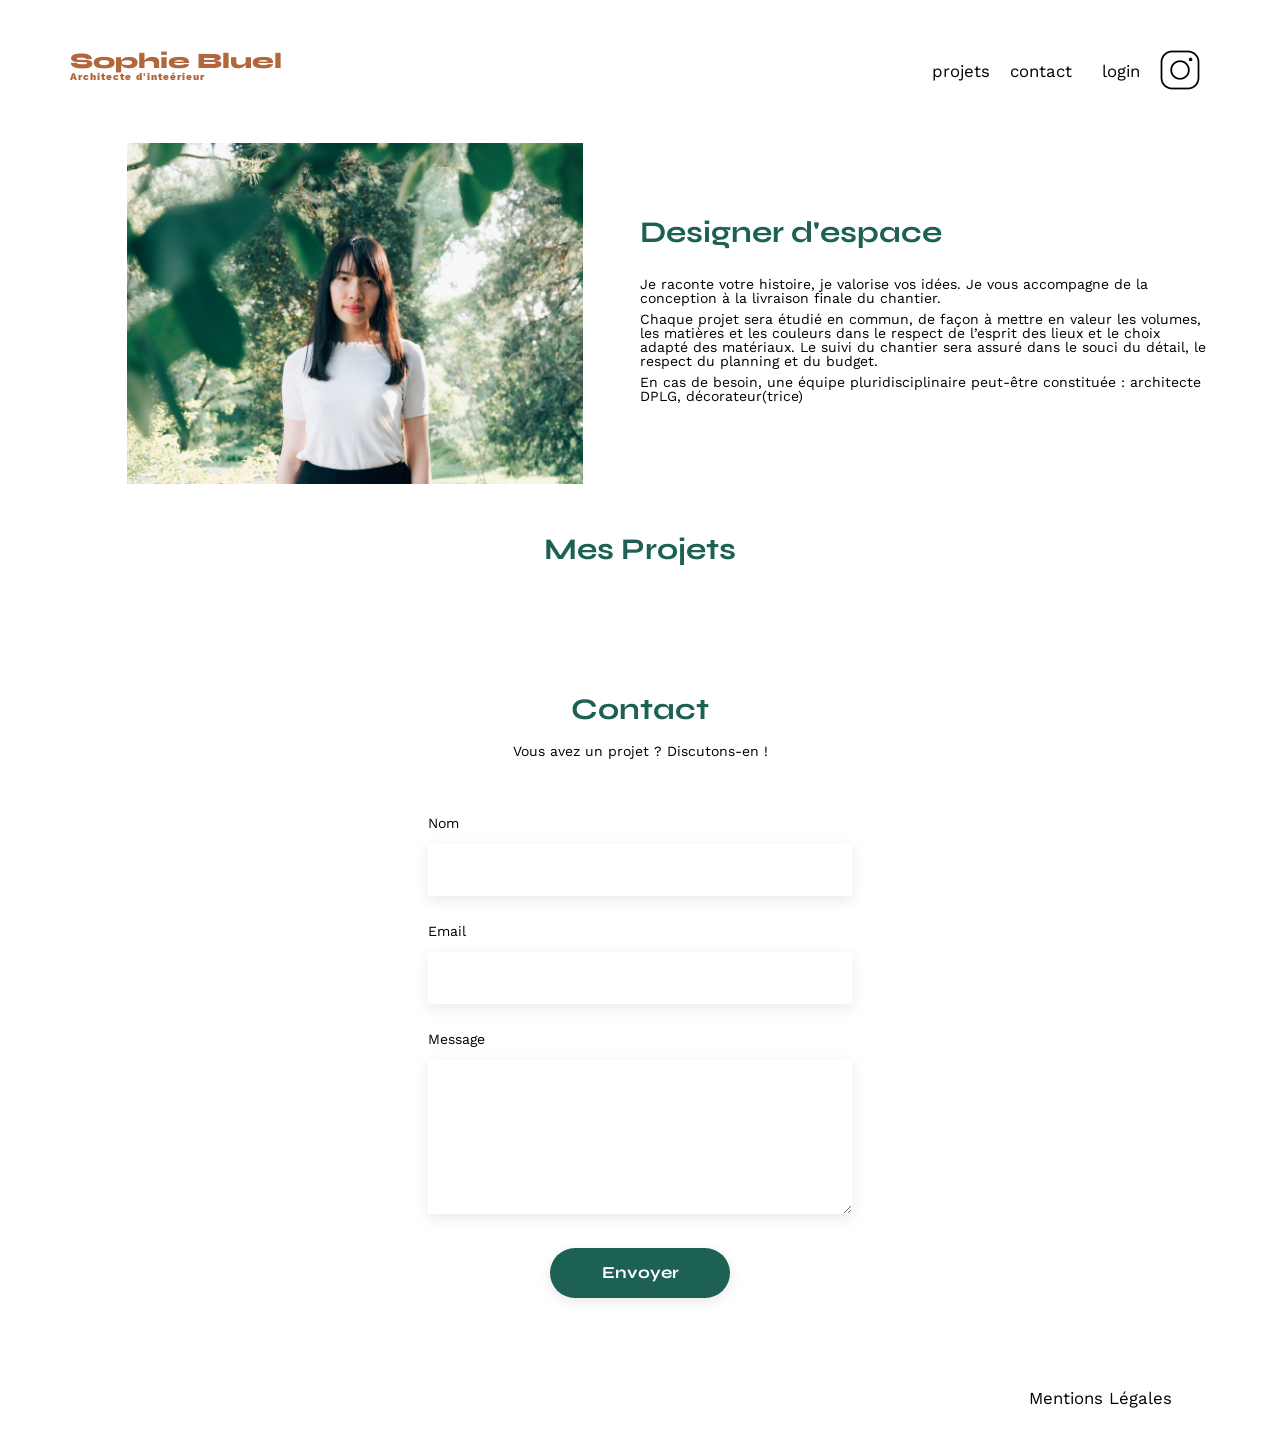
<file: FrontEnd/index.html>
<!DOCTYPE html>
<html lang="fr">
<head>
	<meta charset="UTF-8">
	<title>Sophie Bluel - Architecte d'intérieur</title>
	<meta name="viewport" content="width=device-width, initial-scale=1.0">
	<link rel="preconnect" href="https://fonts.googleapis.com">
	<link rel="preconnect" href="https://fonts.gstatic.com" crossorigin>
	<link href="https://fonts.googleapis.com/css2?family=Syne:wght@700;800&family=Work+Sans&display=swap" rel="stylesheet">
	<meta name="description" content="">
	<link rel="stylesheet" href="https://cdnjs.cloudflare.com/ajax/libs/font-awesome/6.2.1/css/all.min.css"
        integrity="sha512-MV7K8+y+gLIBoVD59lQIYicR65iaqukzvf/nwasF0nqhPay5w/9lJmVM2hMDcnK1OnMGCdVK+iQrJ7lzPJQd1w=="
        crossorigin="anonymous" referrerpolicy="no-referrer" />
	<link rel="stylesheet" href="./assets/style.css">
</head>
<body>
	<div class="boddyBackground" id="boddyBackground">
	<div class="hidden" id="blockTop">
	 <div class="blockTop" >
		<i class="fa-sharp fa-solid fa-pen-to-square"></i>
		<a>Mode édition</a>
		<button class="buttonTop">publier les changements</button> 
	 </div>
	</div>
<header>
	<h1>Sophie Bluel <span>Architecte d'inteérieur</span></h1>
	<nav>
		<ul>
			<li>projets</li>
			<li>contact</li>
			<li>
				<a id="login-link" href="./login.html">login</a>
			</li>
			<li><img src="./assets/icons/instagram.png" alt="Instagram"></li>
		</ul>
	</nav>
</header>
<main>
	<section >
	   <div id="introduction">
		<figure>
			<img src="./assets/images/sophie-bluel.png" alt="">
		 <div class="hidden" id="position">
			<div class="position" >
			<i class="fa-sharp fa-solid fa-pen-to-square"></i>
		    <a>modifier</a> 
	        </div>
		 </div>
		</figure>
		<article>
			<h2>Designer d'espace</h2>
			<p>Je raconte votre histoire, je valorise vos idées. Je vous accompagne de la conception à la livraison finale du chantier.</p>
			<p>Chaque projet sera étudié en commun, de façon à mettre en valeur les volumes, les matières et les couleurs dans le respect de l’esprit des lieux et le choix adapté des matériaux. Le suivi du chantier sera assuré dans le souci du détail, le respect du planning et du budget.</p>
			<p>En cas de besoin, une équipe pluridisciplinaire peut-être constituée : architecte DPLG, décorateur(trice)</p>
		</article>
	   </div>
	</section>
	<section id="portfolio">
		<div class="project" id="projectDiv">
		 <h2>Mes Projets</h2>
		 <div class="hidden" id="modifier">
		  <div class="modifier" id="modifierBtn">
		 	<i class="fa-sharp fa-solid fa-pen-to-square"></i>
		    <a>modifier</a> 
		  </div>
		 </div>

		
		 <div class="modalContainer" id="modalContainer">
			<div class="modal" id="modal">
			  <div class="gridGallery" id="gridGallery">
				<i class="closeModalIcon fa-solid fa-xmark"></i>
				<a>Galerie photo</a>
				<div id="imageContainer"></div> <!-- Conteneur pour les images -->
				<hr class="hr">
				<button class="ajout" id="ajout">Ajouter une photo</button>
				<p>Supprimer la galerie</p>
			  </div>
			</div>
		  </div>
		  <div class="modalPhoto" id="modalPhoto">
			<div class="gridGallery" >
			  <div class="arrow">
				<i id="backToModalDivIcon" class="fa-solid fa-arrow-left"></i>
				<i class="closeModalIcon fa-solid fa-xmark"></i>
			  </div>
			  <a>Ajout photo</a>
			  <form class="formulaire" id="formulaire"> 
				<div class="modalSearch" id="modalSearch">
				  <div class="modalToHide">
					<i class="fa-regular fa-image"></i>
					<label for="fileInputeUniqueButtonId">
					  <button class="ajoutPicture" id="fileInputeUniqueButtonId">+ Ajouter Photo</button>
					</label>
					<input type="file" id="fileInpute" accept="image/*">
					<a>jpg, png: 4mo max</a>
				  </div>
				</div>
				<label for="title">Titre</label>
				<input type="text" name="title" id="title">
				<label for="categories">Catégorie</label>
				<select name="categories" id="categories">
				  <option value="option1">.</option>
				</select>
				<hr class="hr">
				<input type="submit" value="Valider" id="submitButton" disabled>
				<p class="errorMessage" id="errorMessage" ></p>
			  </form>
			</div>
		  </div>
		</div>
	    
		<div class="filtres" id="filtres">
		<!--	
			<button class="bouttons">Tous</button>
			<button class="bouttons">Objets</button>
			<button class="bouttons">Appartements</button>
			<button class="bouttons">Hotels et restaurants</button>
		 -->
		</div> 
		<div class="gallery"> 
		<!-- <figure>
				<img src="assets/images/abajour-tahina.png" alt="Abajour Tahina">
				<figcaption>Abajour Tahina</figcaption>
			</figure>
			<figure>
				<img src="assets/images/appartement-paris-v.png" alt="Appartement Paris V">
				<figcaption>Appartement Paris V</figcaption>
			</figure>
			<figure>
				<img src="assets/images/restaurant-sushisen-londres.png" alt="Restaurant Sushisen - Londres">
				<figcaption>Restaurant Sushisen - Londres</figcaption>
			</figure>
			<figure>
				<img src="assets/images/la-balisiere.png" alt="Villa “La Balisiere” - Port Louis">
				<figcaption>Villa “La Balisiere” - Port Louis</figcaption>
			</figure>
			<figure>
				<img src="assets/images/structures-thermopolis.png" alt="Structures Thermopolis">
				<figcaption>Structures Thermopolis</figcaption>
			</figure>
			<figure>
				<img src="assets/images/appartement-paris-x.png" alt="Appartement Paris X">
				<figcaption>Appartement Paris X</figcaption>
			</figure>
			<figure>
				<img src="assets/images/le-coteau-cassis.png" alt="Pavillon “Le coteau” - Cassis">
				<figcaption>Pavillon “Le coteau” - Cassis</figcaption>
			</figure>
			<figure>
				<img src="assets/images/villa-ferneze.png" alt="Villa Ferneze - Isola d’Elba">
				<figcaption>Villa Ferneze - Isola d’Elba</figcaption>
			</figure>
			<figure>
				<img src="assets/images/appartement-paris-xviii.png" alt="Appartement Paris XVIII">
				<figcaption>Appartement Paris XVIII</figcaption>
			</figure>
			<figure>
				<img src="assets/images/bar-lullaby-paris.png" alt="Bar “Lullaby” - Paris">
				<figcaption>Bar “Lullaby” - Paris</figcaption>
			</figure>
			<figure>
				<img src="assets/images/hotel-first-arte-new-delhi.png" alt="Hotel First Arte - New Delhi">
				<figcaption>Hotel First Arte - New Delhi</figcaption>
			</figure> -->
		</div>
	</section>
	<section id="contact">
		<h2>Contact</h2>
		<p>Vous avez un projet ? Discutons-en !</p>
		<form action="#" method="post">
			<label for="name">Nom</label>
			<input type="text" name="name" id="name">
			<label for="email">Email</label>
			<input type="email" name="email" id="email">
			<label for="message">Message</label>
			<textarea name="message" id="message" cols="30" rows="10"></textarea>
			<input type="submit" value="Envoyer">
		</form>
	</section>
</main>

<footer>
	<nav>
		<ul>
			<li>Mentions Légales</li>
		</ul>
	</nav>
</footer>
<script src="script.js"></script>
<script src="modal.js"></script>
</div>
</body>
</html>
</file>
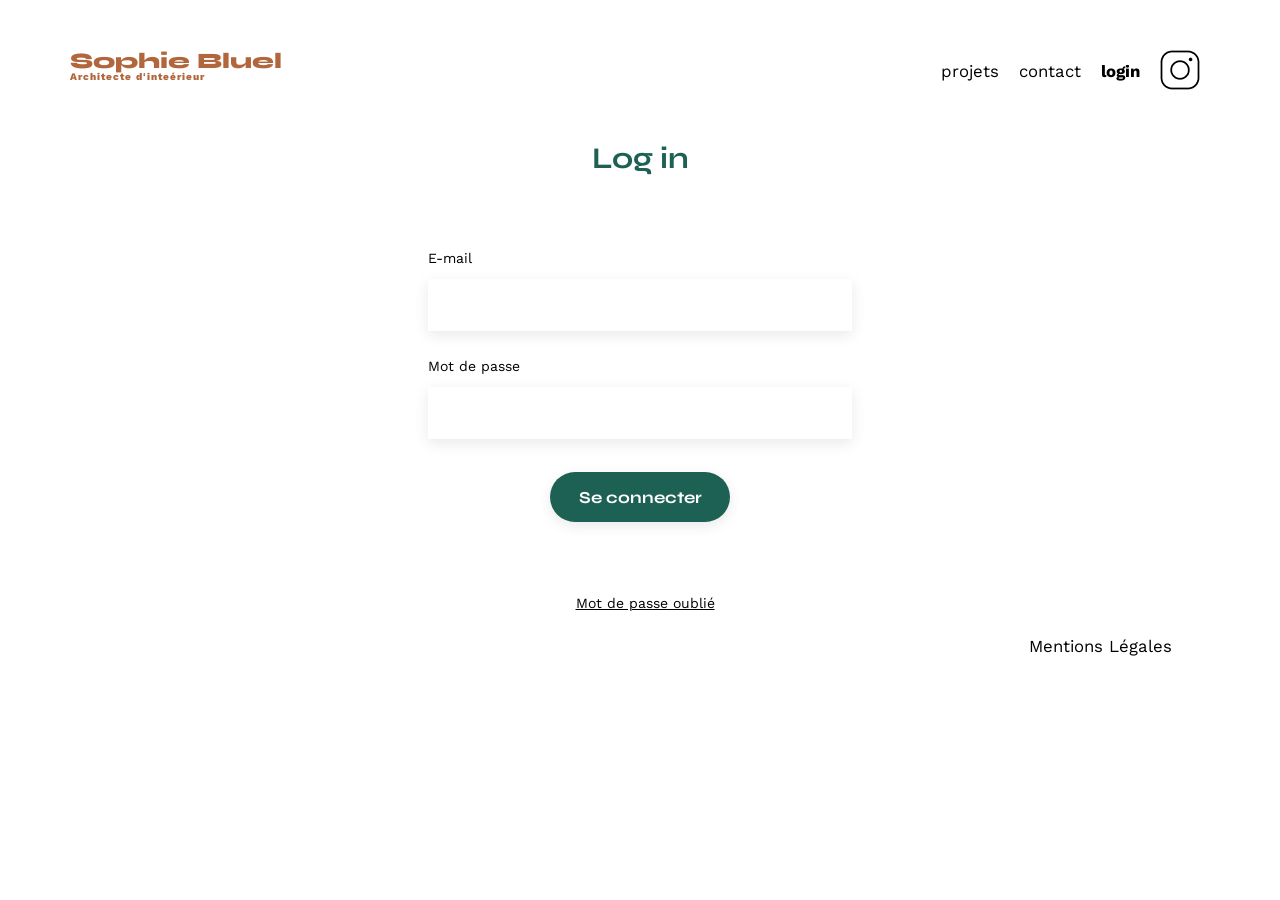
<file: FrontEnd/login.html>
<!DOCTYPE html>
<html lang="en">
<head>
    <meta charset="UTF-8">
    <meta name="viewport" content="width=device-width, initial-scale=1.0">
    <title>Login</title>
    <meta name="viewport" content="width=device-width, initial-scale=1.0">
	<link rel="preconnect" href="https://fonts.googleapis.com">
	<link rel="preconnect" href="https://fonts.gstatic.com" crossorigin>
	<link href="https://fonts.googleapis.com/css2?family=Syne:wght@700;800&family=Work+Sans&display=swap" rel="stylesheet">
	<meta name="description" content="">
    <link rel="stylesheet" href="https://cdnjs.cloudflare.com/ajax/libs/font-awesome/6.2.1/css/all.min.css"
        integrity="sha512-MV7K8+y+gLIBoVD59lQIYicR65iaqukzvf/nwasF0nqhPay5w/9lJmVM2hMDcnK1OnMGCdVK+iQrJ7lzPJQd1w=="
        crossorigin="anonymous" referrerpolicy="no-referrer" />
	<link rel="stylesheet" href="./assets/style.css">
    <link rel="stylesheet" href="index.html">
</head>
<body>
    <header>
        <h1>Sophie Bluel <span>Architecte d'inteérieur</span></h1>
        <nav>
            <ul>
                <li>projets</li>
                <li>contact</li>
                <li class="Gras">login</li>
                <li><img src="./assets/icons/instagram.png" alt="Instagram"></li>
            </ul>
        </nav>
    </header>
    <section id="contact">
        <h2>Log in</h2>
        <form  id="loginForm" class="loginForm" >
          <label for="email">E-mail</label>
          <input type="email" name="email" id="email">

          <label for="password">Mot de passe</label>
          <input type="password" name="password" id="password">
          <input class="submit" type="submit" value="Se connecter">
        </form>
        <div class="errorMessage" id="errorMessage"></div>
        <div class="mdp">
          <a href="#">Mot de passe oublié</a>
        </div>
      </section>
    <footer>
        <nav>
            <ul>
                <li>Mentions Légales</li>
            </ul>
        </nav>
    </footer>
    <script src="login.js"></script>
    
</body>
</html>
</file>
<file: FrontEnd/assets/style.css>
/* http://meyerweb.com/eric/tools/css/reset/
   v2.0 | 20110126
   License: none (public domain)
*/

html, body, div, span, applet, object, iframe,
h1, h2, h3, h4, h5, h6, p, blockquote, pre,
a, abbr, acronym, address, big, cite, code,
del, dfn, em, img, ins, kbd, q, s, samp,
small, strike, strong, sub, sup, tt, var,
b, u, i, center,
dl, dt, dd, ol, ul, li,
fieldset, form, label, legend,
table, caption, tbody, tfoot, thead, tr, th, td,
article, aside, canvas, details, embed,
figure, figcaption, footer, header, hgroup,
menu, nav, output, ruby, section, summary,
time, mark, audio, video {
	margin: 0;
	padding: 0;
	border: 0;
	font-size: 100%;
	font: inherit;
	vertical-align: baseline;
}
/* HTML5 display-role reset for older browsers */
article, aside, details, figcaption, figure,
footer, header, hgroup, menu, nav, section {
	display: block;
}
body {
	line-height: 1;
}
ol, ul {
	list-style: none;
}
blockquote, q {
	quotes: none;
}
blockquote:before, blockquote:after,
q:before, q:after {
	content: '';
	content: none;
}
table {
	border-collapse: collapse;
	border-spacing: 0;
}
/** end reset css**/
body {
	max-width: 1140px;
	margin:auto;
	font-family: 'Work Sans' ;
	font-size: 14px;
}
header {
	display: flex;
	justify-content: space-between;
	margin: 50px 0
}
section {
	margin: 50px 0
}

h1{
	display: flex;
	flex-direction: column;
	font-family: 'Syne';
	font-size: 22px;
	font-weight: 800;
	color: #B1663C
}

h1 > span {
	font-family: 'Work Sans';
	font-size:10px;
	letter-spacing: 0.1em;
;
}

h2{
	font-family: 'Syne';
	font-weight: 700;
	font-size: 30px;
	color: #1D6154
}
nav ul {
	display: flex;
	align-items: center;
	list-style-type: none;

}
nav li {
	padding: 0 10px;
	font-size: 1.2em;
}

li:hover {
	color: #B1663C;
}
#introduction {
	display: flex;
	align-items: center;
}
#introduction figure {
	flex: 1
}
#introduction img {
	display: block;
	margin: auto;
	width: 80%;
}

#introduction article {
	flex: 1
}
#introduction h2 {
	margin-bottom: 1em;
}

#introduction p {
	margin-bottom: 0.5em;
}
#portfolio h2 {
	text-align: center;
}
.gallery {
	width: 100%;
	display: grid;
	grid-template-columns: 1fr 1fr 1fr;
	grid-column-gap: 20px;
	grid-row-gap: 20px;
}

.gallery img {
	width: 100%;

}
#contact {
	width: 50%;
margin: auto;
display: grid;
justify-content: center;
}
#contact > * {
	text-align: center;

}
#contact h2{
	margin-bottom: 20px;
}
#contact form {
	text-align: left;
	margin: 30px;
	display: flex;
	flex-direction: column;
}

#contact input {
	height: 50px;
	font-size: 1.2em;
	border: none;
	box-shadow: 0px 4px 14px rgba(0, 0, 0, 0.09);
}
#contact label {
	margin: 2em 0 1em 0;
}
#contact textarea {
	border: none;
	box-shadow: 0px 4px 14px rgba(0, 0, 0, 0.09);
}

input[type="submit"]{
	font-family: 'Syne';
	font-weight: 700;
	color: white;
	background-color: #1D6154;
	margin : 2em auto ;
	width: 180px;
	text-align: center;
	border-radius: 60px ;
}

footer nav ul {
	display: flex;
	justify-content: flex-end;
	margin: 2em
}

.filtres {
	display: flex;
	justify-content: center;
	gap: 10px;
	align-items: center;
	margin: 40px 0;
}

.bouttons {
	display: flex;
	align-items: center;
	border: 1px #1d6154 solid;
	border-radius: 60px;
	color: #1d6154;
	background: #fff;
	height: 38px;
	font-family: "Syne", sans-serif;
	font-weight: 700;
	font-size: 16px;
	text-align: center;
	padding: 3px 20px;
	cursor: pointer;
	margin: 0;
}

.selected {
	color: white;
	background-color: #1D6154;
}

a{
	text-decoration: none;
	color: black;
	margin-left: 10px;
}
.errorMessage {
	color: red;
	margin: 0px 0px 10px 10px;
}
.gridGallery .errorMessage {
	margin: -31px 0px 10px 100px;
    text-decoration: underline;
}
.mdp a{ 
	text-decoration: underline;
}

.hidden {
	display: none;
}
.blockTop {
	background-color: #000;
	height: 60px;
	display: flex;
	align-items: center;
	justify-content: center;
	gap: 20px;
}
.blockTop button {
	border: none;
	background-color: #fff;
	border-radius: 60px;
	height: 38px;
	font-weight: 700;
	padding: 10px 20px;
	font-family: "Work Sans";
}
.blockTop i{
	color: white;
}
.blockTop a{
	color: white;
	margin: 0;
	
}
.project a{
	cursor: pointer;
}
.project i{
	cursor: pointer;
}

.edition {
	display: flex;
	color: #fff;
	align-items: center;
	gap: 10px;
}
.modifier{
display: flex;
margin-left: 30px;
}
.modifier a{
	gap: 10px;
}
.position{
display: flex;
margin-left: 56px;
margin-top: 10px;
}

.project{
	justify-content: center;
	display: flex;
	align-items: center;
	margin-bottom: 1em;
}
.modal{
	display: none;
	position: fixed;
	top: 50%;
	left: 50%;
	transform: translate(-50%, -50%);
	background: white;
	border-radius: 10px;
	z-index:10 ;
	width: 630px;
	height: 731px;
}
.modalPhoto{
	display: none;
	position: fixed;
	top: 50%;
	left: 50%;
	transform: translate(-50%, -50%);
	background: white;
	border-radius: 10px;
	z-index:10 ;
	width: 630px;
	height: 731px;
}
.gridGallery{
	display: grid;
}
.gridGallery a{
	display: flex;
	justify-content: center;
	margin: 0;
	font-weight: 400;
	font-size: 26px;
}
.gridGallery p{
	display: flex;
	justify-content: center;
	color: red;
}
.gridGallery .fa-solid{
	display: flex;
	justify-content: flex-end;
	margin: 10px;
	font-size: 20px;
}
.hr{
	border: none;
  color: #B3B3B3;
  width: 420px;
  height: 0px;
  border: 1px solid #B3B3B3;
  left: 510px;
  top: 1229px;
}
.modalPhoto a{
	margin-bottom: 30px;
}
.modalPhoto .hr{
	top: 0;
	left: 0px;
	position: relative;
	margin: 40px auto 10px auto;
}
#modalPhoto input[type="submit"] {
	width: 237px;
	height: 36px;
	border-radius: 60px;
    background: #A7A7A7;
	cursor: pointer;
	border: none;
  }
  .ajoutPicture{
	width: 173px;
    height: 36px;
    border-radius: 50px;
    background-color: #CBD6DC;
    color: #306685;
    border: none;
    cursor: pointer;
}
.ajout{
	font-family: 'Syne';
    font-weight: 700;
    color: white;
    background-color: #1D6154;
    margin: 30px auto;
    width: 237px;
	height: 36px;
    text-align: center;
    border-radius: 60px;
	cursor: pointer;
	border: none;
}
.valider{
	font-family: 'Syne';
    font-weight: 700;
    color: white;
    background:  grey;
    margin: auto;
    width: 237px;
	height: 36px;
    text-align: center;
    border-radius: 60px;
	border: grey;
}
.fa-solid 
.fa-xmark{
	font-size: 20px;
}
.modalSearch { 
	display: grid;
	background-color: #E8F1F6;
	Width:420px;
    Height:169px;
    border-radius: 3px;
	margin: auto;
	align-items: center;
    justify-content: center;
}
.modalSearch a { 
	font-size: 10px
}
.arrow{
	justify-content: space-between;
	display: flex;
	margin: 20px ;
	top: 0;
}
.modalPhoto .fa-solid{
	display: flex;
	top: 10px;
	position: relative;
}
.boddyBackground {
	background: white;

  }
  
.modalSearch button { 
	width: 173px;
	height:36px ;
	border-radius: 50px ;
	background-color: #CBD6DC;
	color: #306685;
	border: none;
	cursor: pointer;
	position: relative;
	
}
input[type="file" i] {
	display: none;
  }
.modalSearch a{
	margin: 10px auto;
}
.modalSearch .fa-regular {
display: flex;
justify-content: center;
font-size: 58px;
color: #B9C5CC;
margin: 20px auto;
}
.Gras {
	font-weight: bold;
}
.carre{
	width: 17px;
    height: 17px;
    border-radius: 2px;
    color: white;
    background-color: #000;
    display: flex;
    justify-content: center;
    align-items: center;
	position: absolute;
	top: 8px;
	left: 68px;
}
.carre .fa-solid{
	color: white;
	font-size: 11px;
}
.moveIcone{
	width: 17px;
	height: 17px;
	border-radius: 2px;
	color: white;
	background-color: #000;
	display: flex;
	justify-content: center;
	align-items: center;
	position: absolute;
	top: -2px;
	left: 36px;
	font-size: 11px;
}

select{
	height: 50px;
	font-size: 13px;
    border: none;
    box-shadow: 0px 4px 14px rgba(0, 0, 0, 0.09);
	width: 420px;
}
select{
	color: #444;
}
.imageContain {
    width: 129px;
    height: 170px;
	position: relative;
	overflow: hidden;
}

.formulaire{
	display: grid;
	gap: 20px;
	margin: auto;
}
input{
	height: 50px;
    font-size: 13px;
    border: none;
    box-shadow: 0px 4px 14px rgba(0, 0, 0, 0.09);
    width: 420px;
	color: #444;
}
</file>
